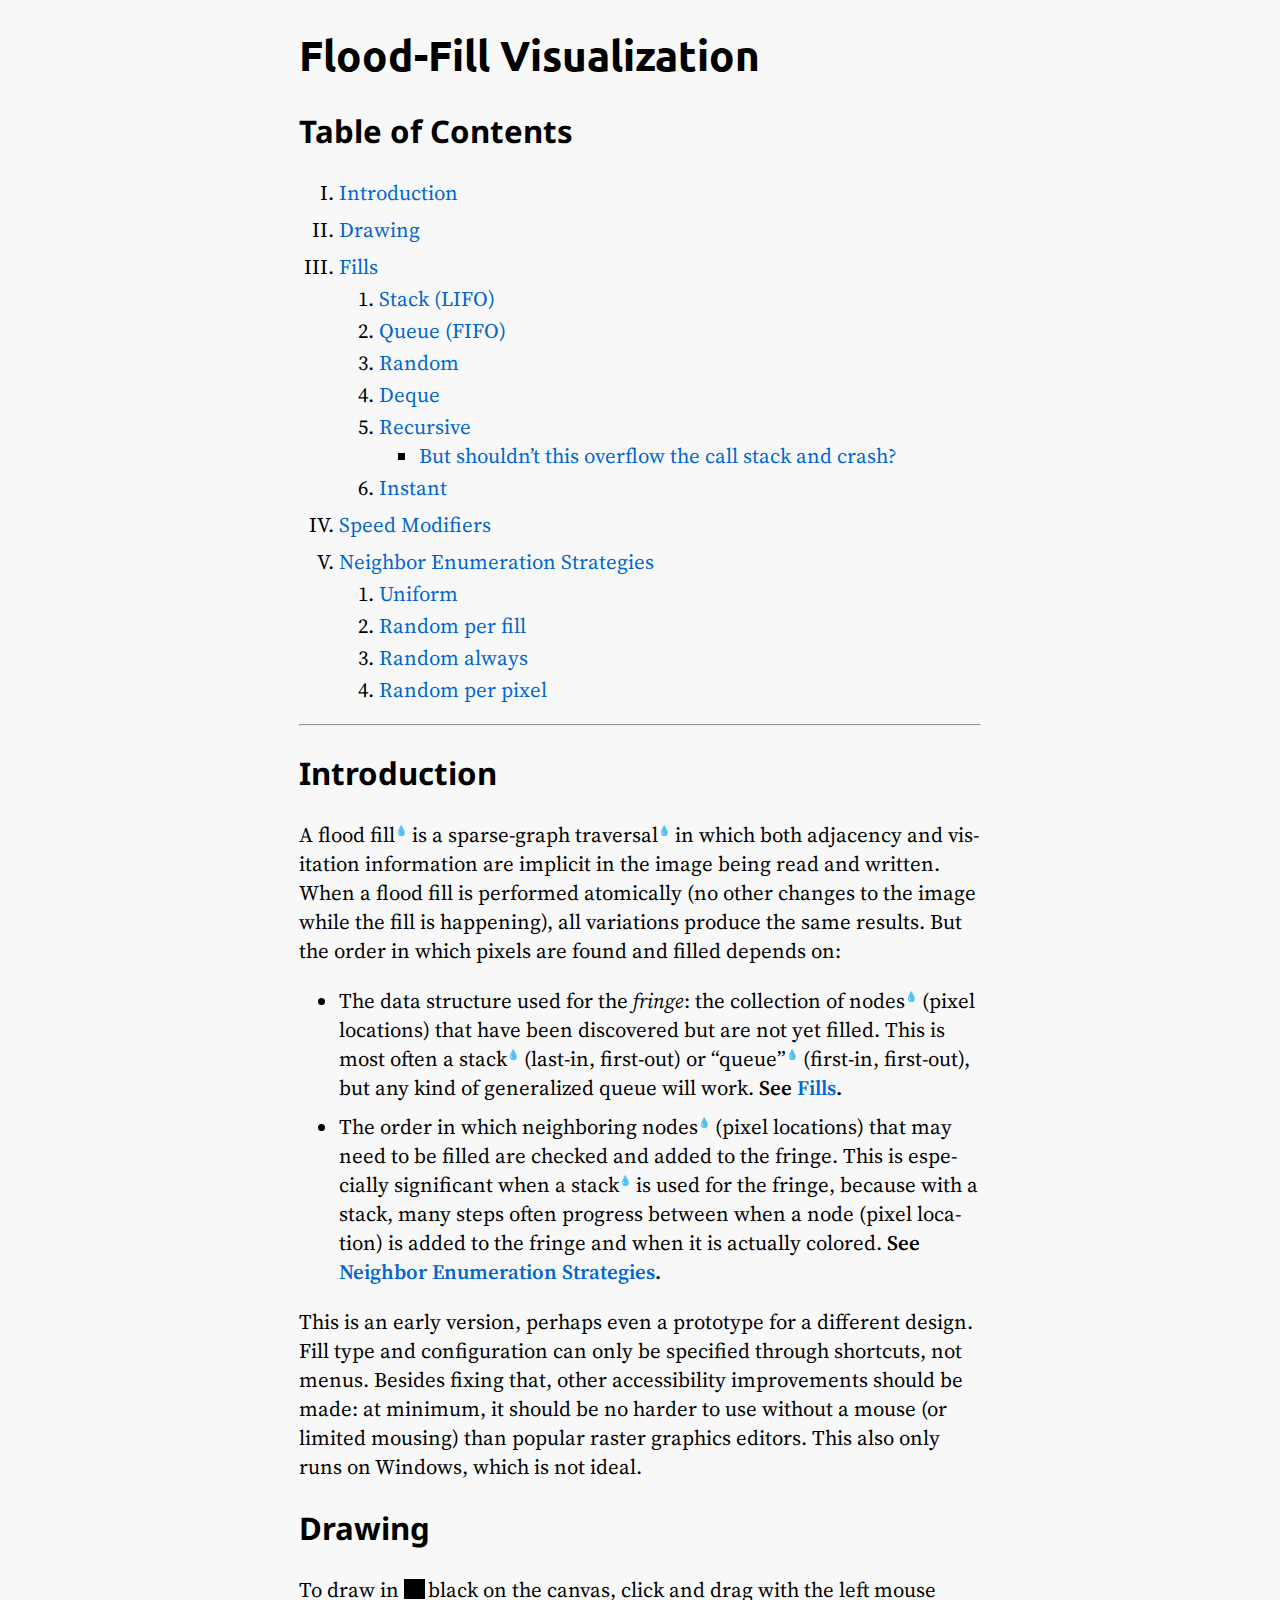
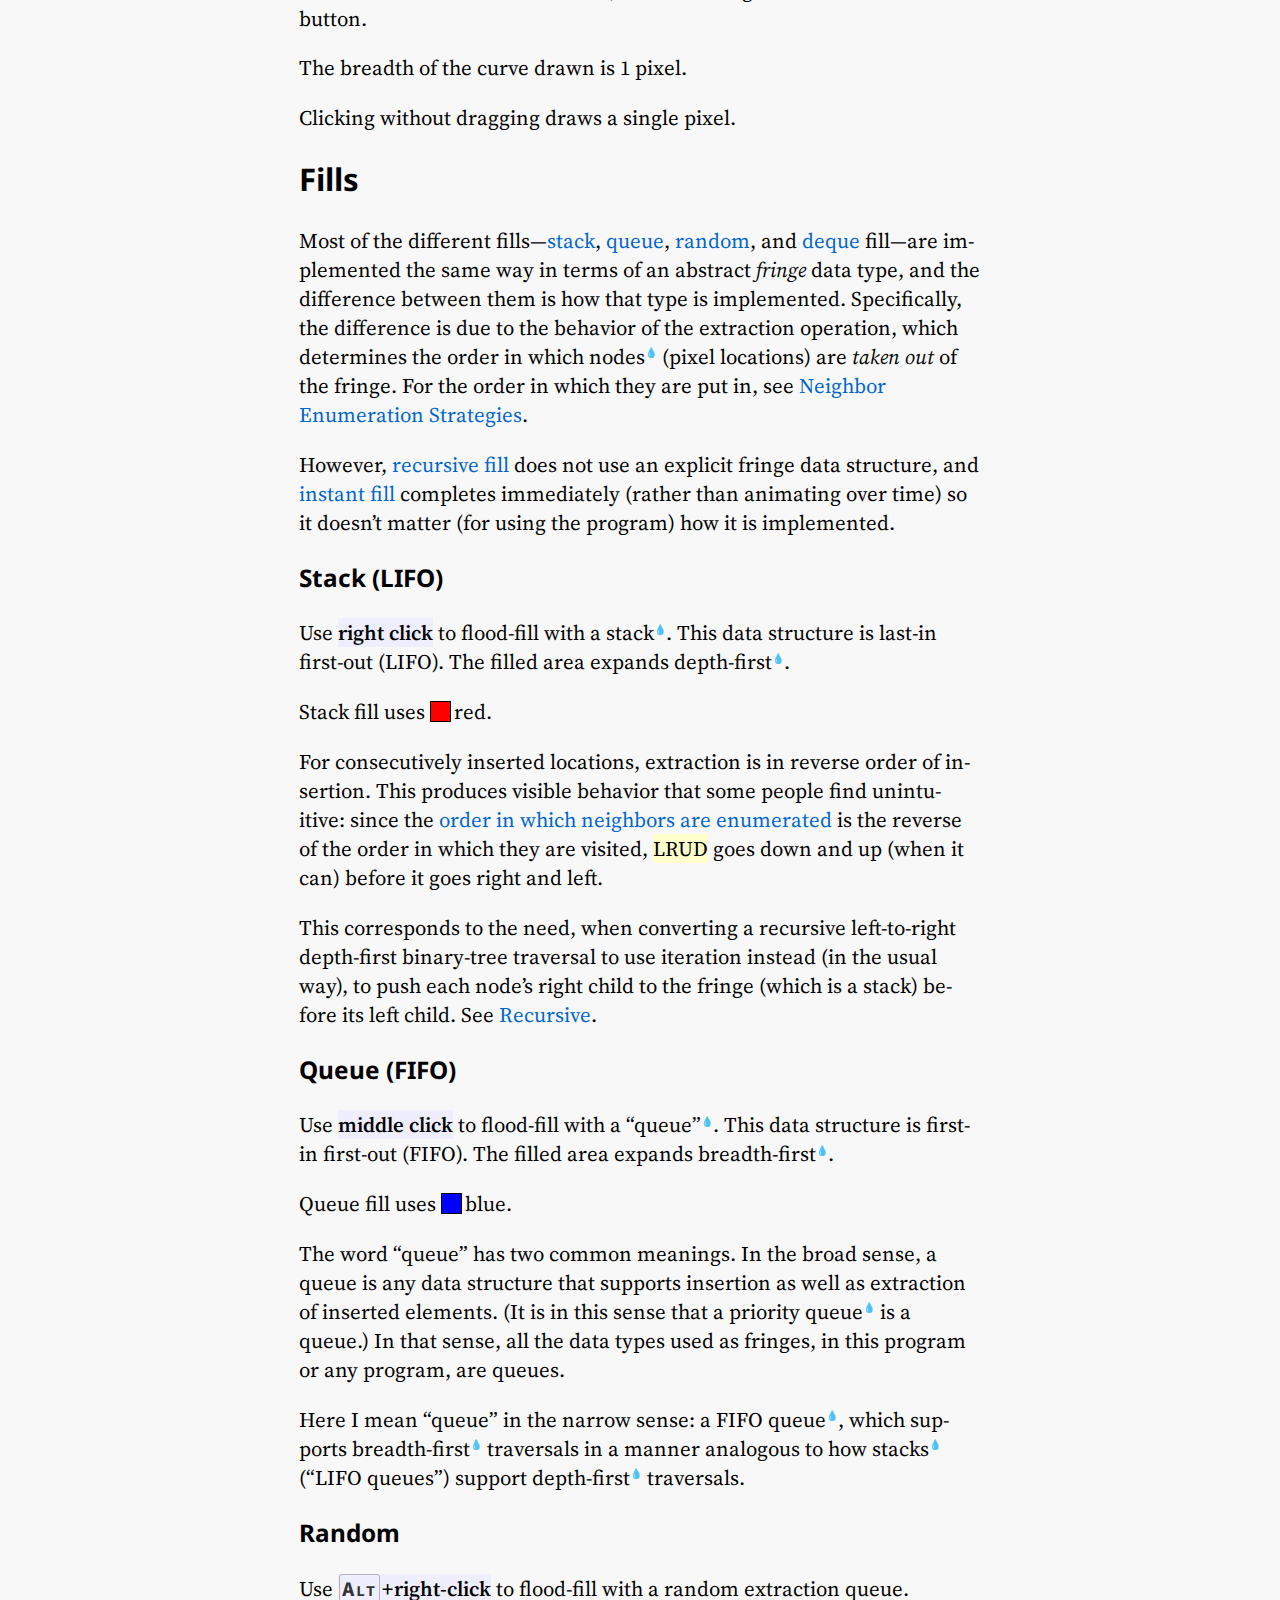
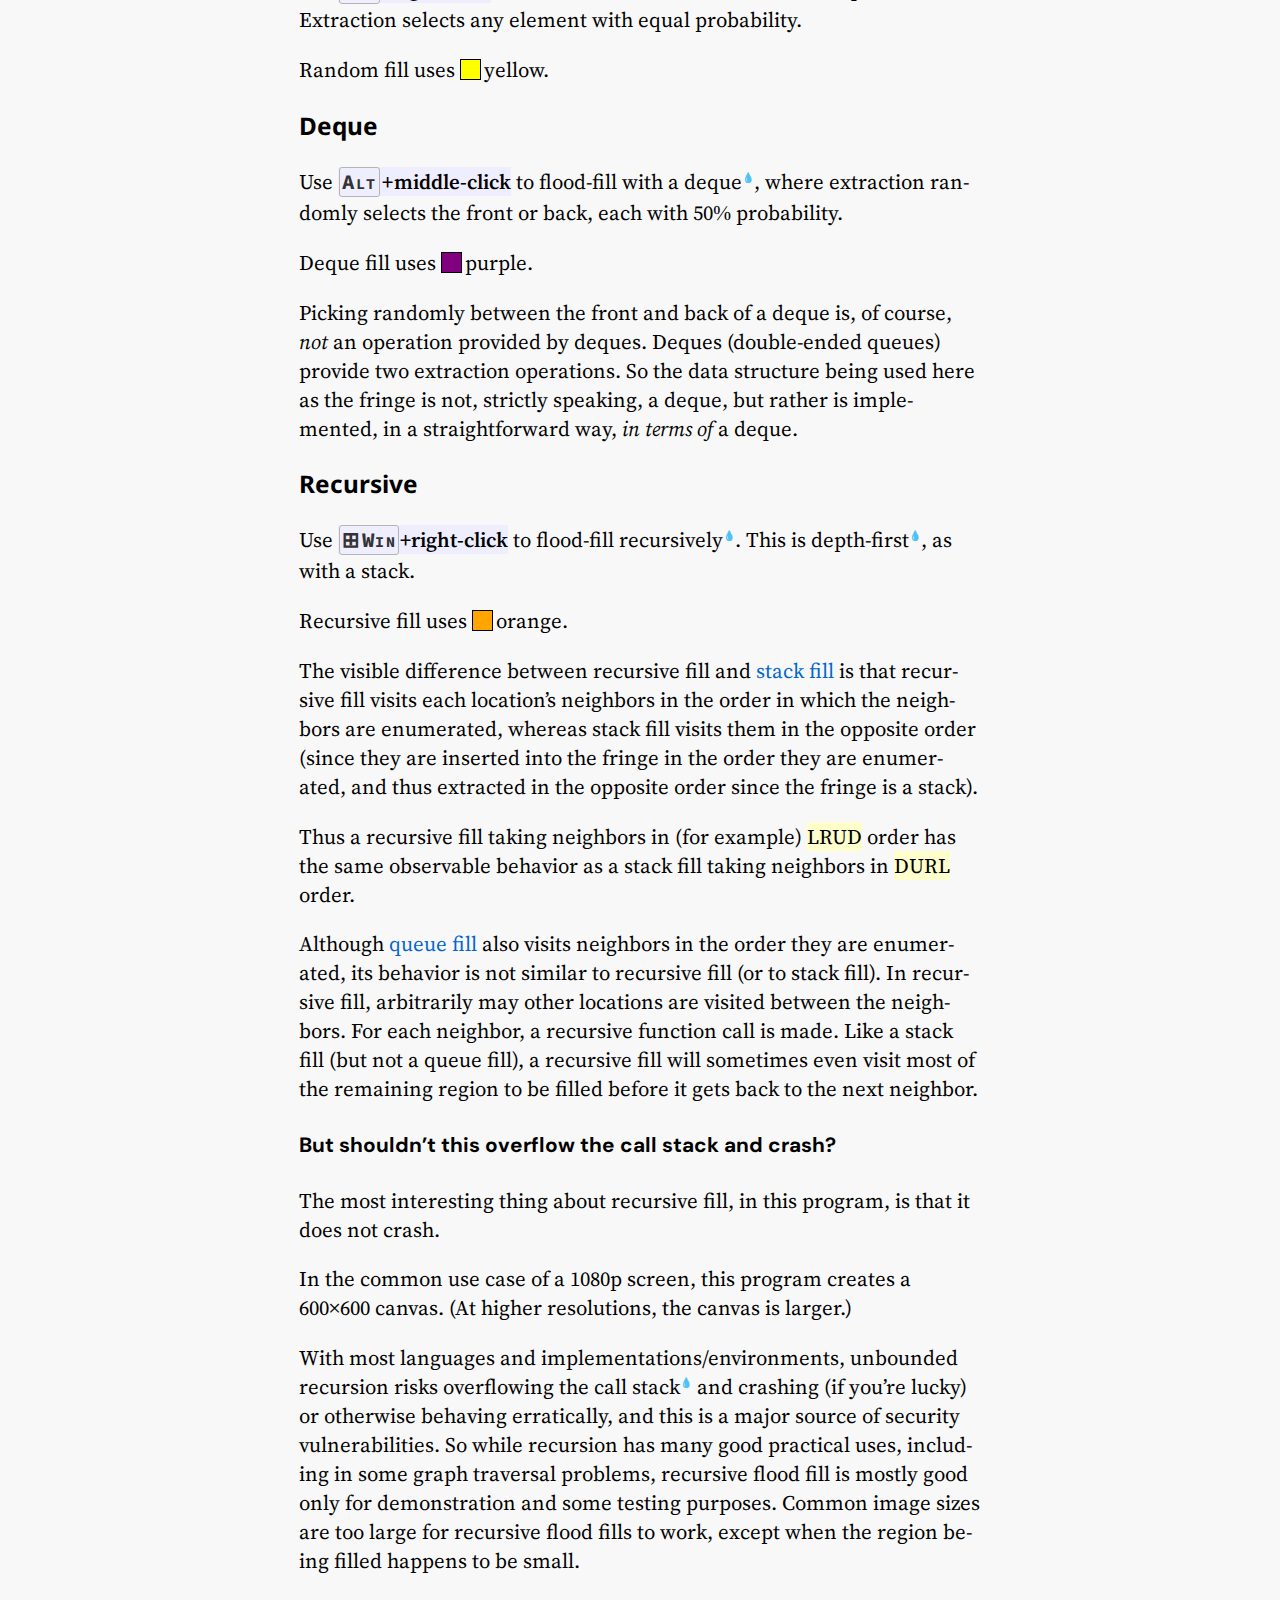
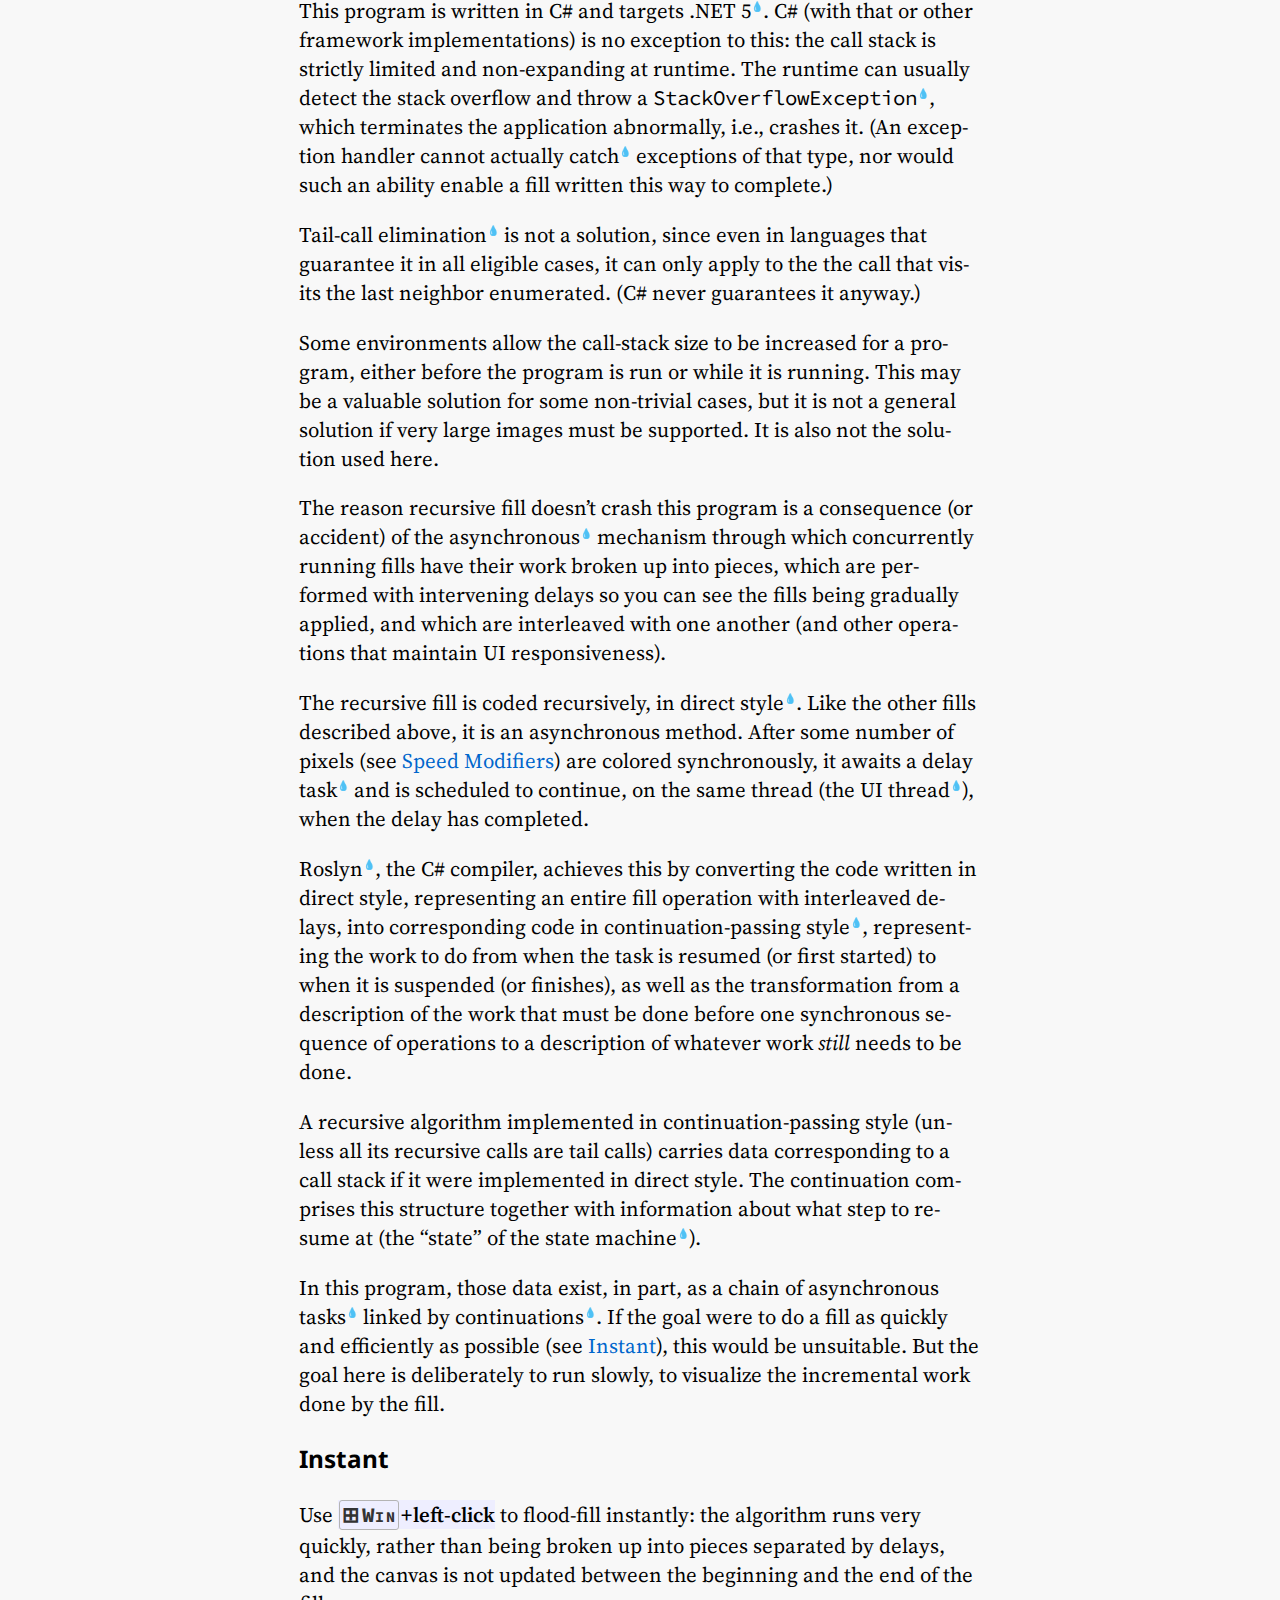
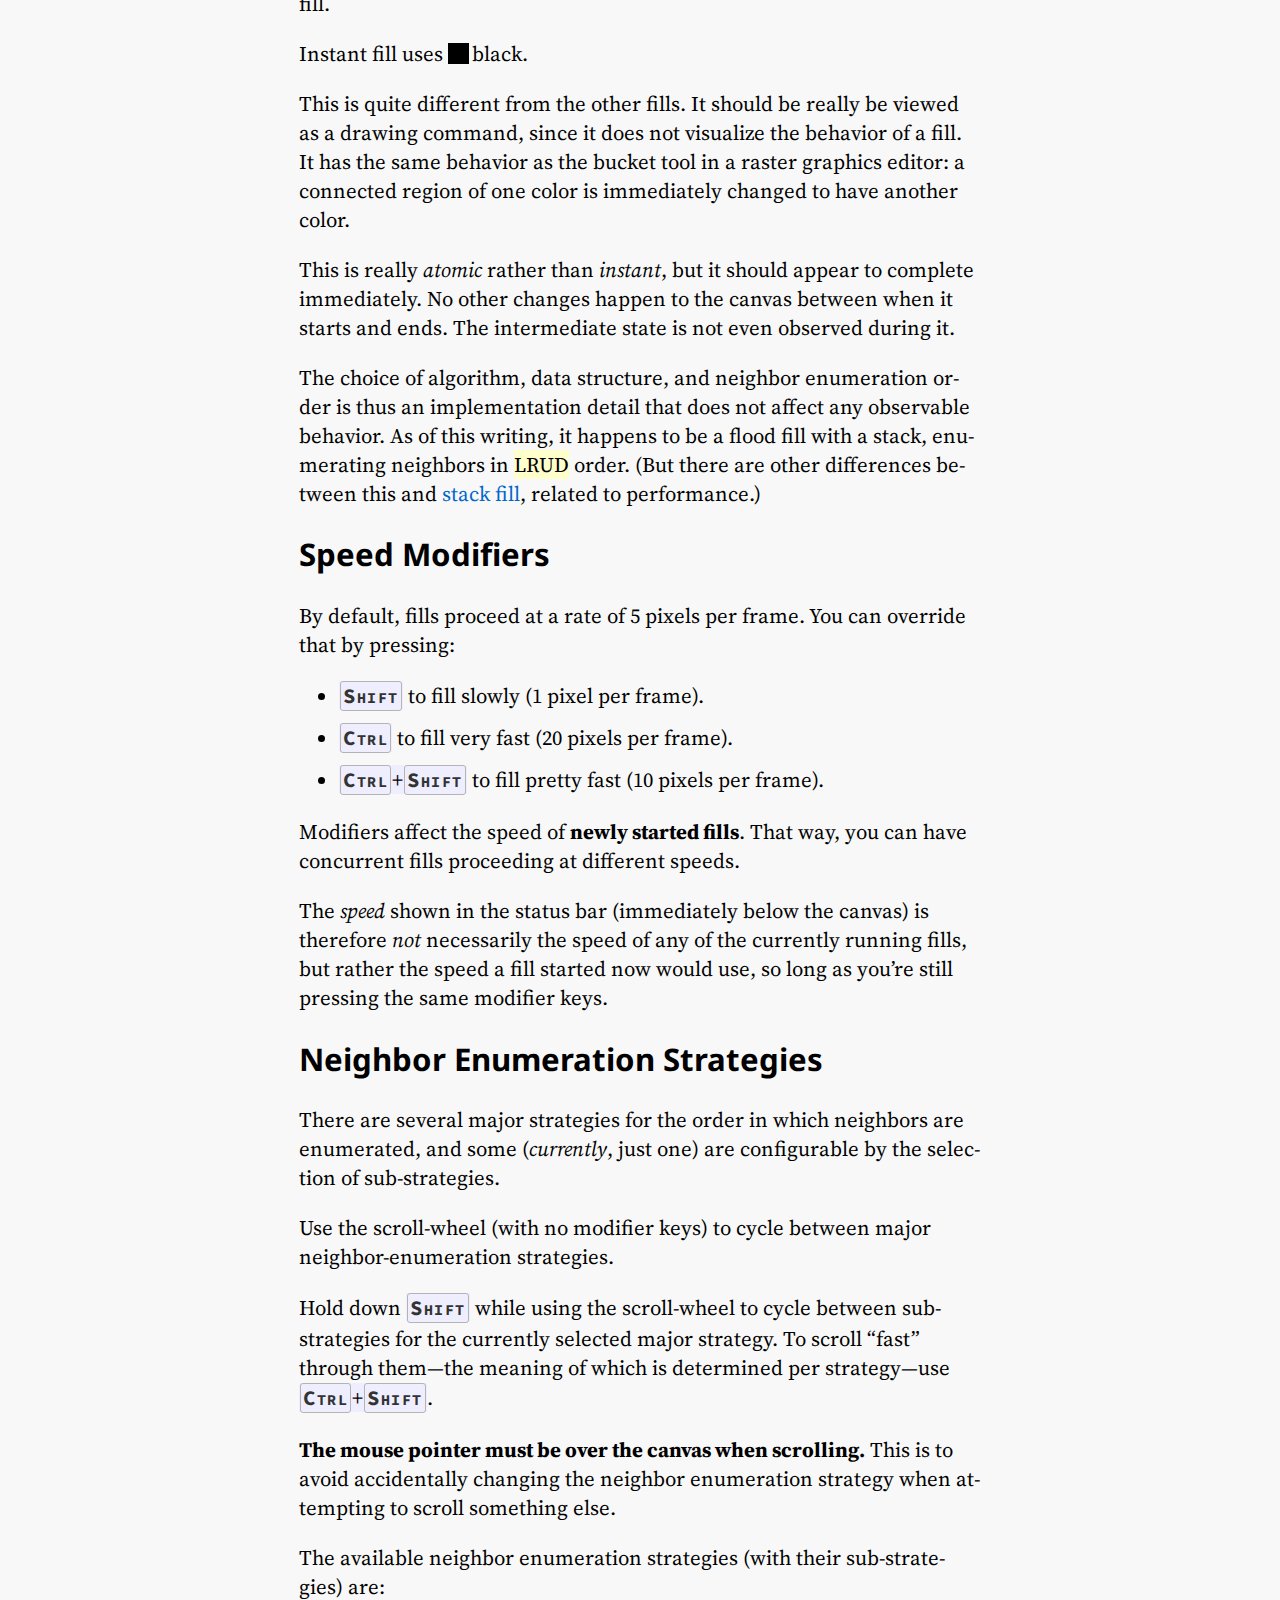
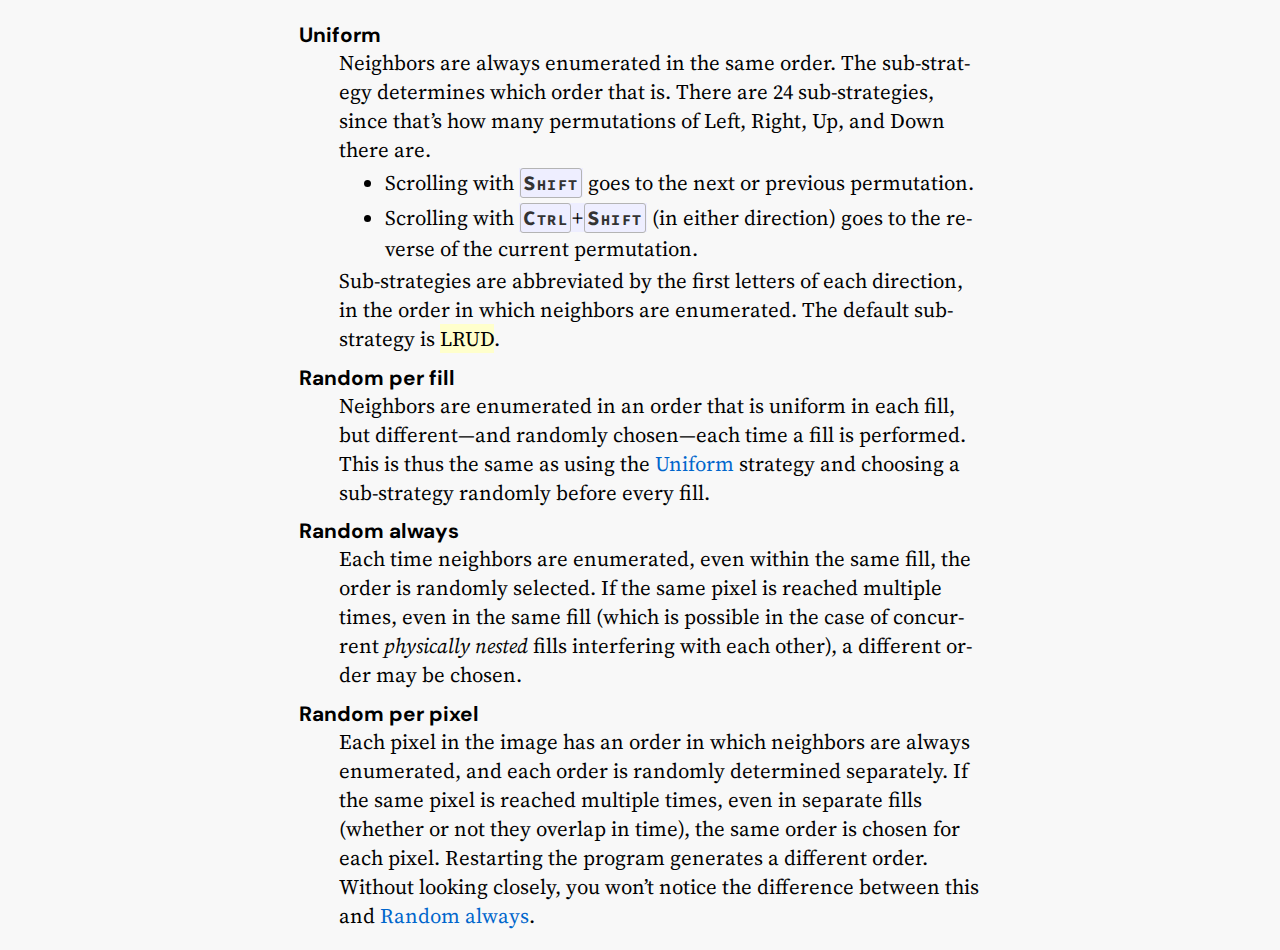
<file: help.html>
<!DOCTYPE html>

<html lang="en-US">
  <head>
    <meta charset="utf-8">
    <meta http-equiv="X-UA-Compatible" content="IE=edge">
    <title>Flood - Help</title>
    <link rel="preconnect" href="https://fonts.gstatic.com">
    <link rel="stylesheet" href="https://fonts.googleapis.com/css2?family=DM+Sans&family=Noto+Sans&family=Source+Serif+Pro:wght@400;600;700&family=Source+Code+Pro&family=Ubuntu&display=swap">
    <link rel="stylesheet" href="shared.css">
    <link rel="stylesheet" href="help.css">
  </head>
  <body>
    <h1>Flood-Fill Visualization</h1>
    <h2 id="toc">Table of Contents</h2>
    <ol type="I">
      <li class="toc-section">
        <a href="#introduction">Introduction</a>
      </li>
      <li class="toc-section">
        <a href="#drawing">Drawing</a>
      </li>
      <li class="toc-section">
        <a href="#fills">Fills</a>
        <ol type="1">
          <li class="toc-subsection">
            <a href="#stack">Stack (LIFO)</a>
          </li>
          <li class="toc-subsection">
            <a href="#queue">Queue (FIFO)</a>
          </li>
          <li class="toc-subsection">
            <a href="#random">Random</a>
          </li>
          <li class="toc-subsection">
            <a href="#deque">Deque</a>
          </li>
          <li class="toc-subsection">
            <a href="#recursive">Recursive</a>
            <ul>
              <li>
                <a href="#why-no-crash">
                  But shouldn&rsquo;t this overflow the call stack and crash?
                </a>
              </li>
            </ul>
          </li>
          <li class="toc-subsection">
            <a href="#instant">Instant</a>
          </li>
        </ol>
      </li>
      <li class="toc-section">
        <a href="#speed-modifiers">Speed Modifiers</a>
      </li>
      <li class="toc-section">
        <a href="#neighbor-enumeration-strategies">
          Neighbor Enumeration Strategies
        </a>
        <ol type="1">
          <li class="toc-subsection">
            <a href="#uniform">Uniform</a>
          </li>
          <li class="toc-subsection">
            <a href="#random-per-fill">Random per fill</a>
          </li>
          <li class="toc-subsection">
            <a href="#random-each-time">Random always</a>
          </li>
          <li class="toc-subsection">
            <a href="#random-per-pixel">Random per pixel</a>
          </li>
        </ol>
      </li>
    </ol>
    <hr>
    <h2 id="introduction">Introduction</h2>
    <p>
      A
      <a class="external" href="https://en.wikipedia.org/wiki/Flood_fill"
         title="Flood fill - Wikipedia">flood fill</a>
      is a sparse-graph
      <a class="external" href="https://en.wikipedia.org/wiki/Graph_traversal"
         title="Graph traversal - Wikipedia">traversal</a>
      in which both adjacency and visitation information are implicit in the
      image being read and written. When a flood fill is performed atomically
      (no other changes to the image while the fill is happening), all
      variations produce the same results. But the order in which pixels are
      found and filled depends on:
    </p>
    <ul>
      <li class="proselike">
        The data structure used for the <dfn>fringe</dfn>&#8202;: the
        collection of
        <a class="external"
           href="https://en.wikipedia.org/wiki/Vertex_(graph_theory)"
           title="Vertex (graph theory) - Wikipedia">nodes</a>
        (pixel locations) that have been discovered but are
        not yet filled. This is most often a
        <a class="external"
           href="https://en.wikipedia.org/wiki/Stack_(abstract_data_type)"
           title="Stack (abstract data type) - Wikipedia">stack</a>
        (last-in, first-out) or
        <a class="external"
           href="https://en.wikipedia.org/wiki/Queue_(abstract_data_type)"
           title="Queue (abstract data type) - Wikipedia">&ldquo;queue&rdquo;</a>
        (first-in, first-out), but any kind of generalized queue will work.
        <b>See <a href="#fills">Fills</a>.</b>
      </li>
      <li class="proselike">
        The order in which neighboring
        <a class="external"
           href="https://en.wikipedia.org/wiki/Vertex_(graph_theory)"
           title="Vertex (graph theory) - Wikipedia">nodes</a>
        (pixel locations) that may need to be filled are checked and added to
        the fringe. This is especially significant when a
        <a class="external"
           href="https://en.wikipedia.org/wiki/Stack_(abstract_data_type)"
           title="Stack (abstract data type) - Wikipedia">stack</a>
        is used for the fringe, because with a stack, many steps often progress
        between when a node (pixel location) is added to the fringe and when it
        is actually colored. <b>See
        <a href="#neighbor-enumeration-strategies">Neighbor Enumeration
        Strategies</a>.</b>
      </li>
    </ul>
    <p>
      This is an early version, perhaps even a prototype for a different
      design. Fill type and configuration can only be specified through
      shortcuts, not menus. Besides fixing that, other accessibility
      improvements should be made: at minimum, it should be no harder to use
      without a mouse (or limited mousing) than popular raster graphics
      editors. This also only runs on Windows, which is not ideal.
    </p>
    <h2 id="drawing">Drawing</h2>
    <p>
      To draw in <span class="box box-black"></span>&#8239;black on the canvas,
      click and drag with the left mouse button.
    </p>
    <p>
      The breadth of the curve drawn is 1 pixel.
    </p>
    <p>
      Clicking without dragging draws a single pixel.
    </p>
    <h2 id="fills">Fills</h2>
    <p>
      Most of the different fills&mdash;<a href="#stack">stack</a>,
      <a href="#queue">queue</a>, <a href="#random">random</a>, and
      <a href="#deque">deque</a> fill&mdash;are implemented the same way in
      terms of an abstract <em>fringe</em> data type, and the difference
      between them is how that type is implemented. Specifically, the
      difference is due to the behavior of the extraction operation, which
      determines the order in which
      <a class="external"
          href="https://en.wikipedia.org/wiki/Vertex_(graph_theory)"
          title="Vertex (graph theory) - Wikipedia">nodes</a>
      (pixel locations) are <em>taken out</em> of the fringe. For the order in
      which they are put in, see
      <a href="#neighbor-enumeration-strategies">Neighbor Enumeration
      Strategies</a>.
    </p>
    <p>
      However, <a href="#recursive">recursive fill</a> does not use an explicit
      fringe data structure, and <a href="#instant">instant fill</a> completes
      immediately (rather than animating over time) so it doesn&rsquo;t matter
      (for using the program) how it is implemented.
    </p>
    <h3 id="stack">Stack (LIFO)</h3>
    <p>
      Use <b class="command">right click</b> to flood-fill with a
      <a class="external"
          href="https://en.wikipedia.org/wiki/Stack_(abstract_data_type)"
          title="Stack (abstract data type) - Wikipedia">stack</a>.
      This data structure is last-in first-out (LIFO). The filled area expands
      <a class="external"
         href="https://en.wikipedia.org/wiki/Depth-first_search"
         title="Depth-first search - Wikipedia">depth-first</a>.
    </p>
    <p>
      Stack fill uses <span class="box box-red"></span>&#8239;red.
    </p>
    <p>
      For consecutively inserted locations, extraction is in reverse order of
      insertion. This produces visible behavior that some people find
      unintuitive: since the <a href="#neighbor-enumeration-strategies">order
      in which neighbors are enumerated</a> is the reverse of the order in
      which they are visited,
      <abbr title="&#129092; &#129094; &#129093; &#129095; (left, right, up, down)">LRUD</abbr>
      goes down and up (when it can) before it goes right and left.
    </p>
    <p>
      This corresponds to the need, when converting a recursive left-to-right
      depth-first binary-tree traversal to use iteration instead (in the usual
      way), to push each node&rsquo;s right child to the fringe (which is a
      stack) before its left child. See <a href="#recursive">Recursive</a>.
    </p>
    <h3 id="queue">Queue (FIFO)</h3>
    <p>
      Use <b class="command">middle click</b> to flood-fill with a
      <a class="external"
         href="https://en.wikipedia.org/wiki/Queue_(abstract_data_type)"
         title="Queue (abstract data type) - Wikipedia">&ldquo;queue&rdquo;</a>.
      This data structure is first-in first-out (FIFO). The filled area expands
      <a class="external wide"
         href="https://en.wikipedia.org/wiki/Breadth-first_search"
         title="Breadth-first search - Wikipedia">breadth-first</a>.
    </p>
    <p>
      Queue fill uses <span class="box box-blue"></span>&#8239;blue.
    </p>
    <p>
      The word &ldquo;queue&rdquo; has two common meanings. In the broad sense,
      a queue is any data structure that supports insertion as well as
      extraction of inserted elements. (It is in this sense that a
      <a class="external wide"
         href="https://en.wikipedia.org/wiki/Priority_queue"
         title="Priority queue - Wikipedia">priority queue</a>
      is a queue.) In that sense, all the data types used as fringes, in this
      program or any program, are queues.
    </p>
    <p>
      Here I mean &ldquo;queue&rdquo; in the narrow sense: a
      <a class="external"
         href="https://en.wikipedia.org/wiki/Queue_(abstract_data_type)"
         title="Queue (abstract data type) - Wikipedia">FIFO queue</a>,
      which supports
      <a class="external wide"
         href="https://en.wikipedia.org/wiki/Breadth-first_search"
         title="Breadth-first search - Wikipedia">breadth-first</a>
      traversals in a manner analogous to how
      <a class="external"
         href="https://en.wikipedia.org/wiki/Stack_(abstract_data_type)"
         title="Stack (abstract data type) - Wikipedia">stacks</a>
      (&ldquo;LIFO queues&rdquo;) support
      <a class="external"
         href="https://en.wikipedia.org/wiki/Depth-first_search"
         title="Depth-first search - Wikipedia">depth-first</a>
      traversals.
    </p>
    <h3 id="random">Random</h3>
    <p>
      Use <b class="command"><kbd>Alt</kbd>&hairsp;+&hairsp;right-click</b> to
      flood-fill with a random extraction queue. Extraction selects any element
      with equal probability.
    </p>
    <p>
      Random fill uses <span class="box box-yellow"></span>&#8239;yellow.
    </p>
    <h3 id="deque">Deque</h3>
    <p>
      Use <b class="command"><kbd>Alt</kbd>&hairsp;+&hairsp;middle-click</b> to
      flood-fill with a
      <a class="external"
         href="https://en.wikipedia.org/wiki/Double-ended_queue"
         title="Double-ended queue - Wikipedia">deque</a>,
      where extraction randomly selects the front or back, each with 50%
      probability.
    </p>
    <p>
      Deque fill uses <span class="box box-purple"></span>&#8239;purple.
    </p>
    <p>
      Picking randomly between the front and back of a deque is, of course,
      <em>not</em> an operation provided by deques. Deques (double-ended
      queues) provide two extraction operations. So the data structure being
      used here as the fringe is not, strictly speaking, a deque, but rather is
      implemented, in a straightforward way, <em>in terms of</em> a deque.
    </p>
    <h3 id="recursive">Recursive</h3>
    <p>
      Use <b class="command"><kbd>&#8862;Win</kbd>+right-click</b> to
      flood-fill
      <a class="external"
         href="https://en.wikipedia.org/wiki/Recursion_(computer_science)"
         title="Recursion (computer science) - Wikipedia">recursively</a>.
      This is
      <a class="external"
         href="https://en.wikipedia.org/wiki/Depth-first_search"
         title="Depth-first search - Wikipedia">depth-first</a>,
      as with a stack.
    </p>
    <p>
      Recursive fill uses <span class="box box-orange"></span>&#8239;orange.
    </p>
    <p>
      The visible difference between recursive fill and
      <a href="#stack">stack fill</a> is that recursive fill visits each
      location&rsquo;s neighbors in the order in which the neighbors are
      enumerated, whereas stack fill visits them in the opposite order (since
      they are inserted into the fringe in the order they are enumerated, and
      thus extracted in the opposite order since the fringe is a stack).
    </p>
    <p>
      Thus a recursive fill taking neighbors in (for example)
      <abbr title="&#129092; &#129094; &#129093; &#129095; (left, right, up, down)">LRUD</abbr>
      order has the same observable behavior as a stack fill taking neighbors
      in
      <abbr title="&#129095; &#129093; &#129094; &#129092; (down, up, right, left)">DURL</abbr>
      order.
    </p>
    <p>
      Although <a href="#queue">queue fill</a> also visits neighbors in the
      order they are enumerated, its behavior is not similar to recursive fill
      (or to stack fill). In recursive fill, arbitrarily may other locations
      are visited between the neighbors. For each neighbor, a recursive
      function call is made. Like a stack fill (but not a queue fill), a
      recursive fill will sometimes even visit most of the remaining region to
      be filled before it gets back to the next neighbor.
    </p>
    <h4 id="why-no-crash">
      But shouldn&rsquo;t this overflow the call stack and crash?
    </h4>
    <p>
      The most interesting thing about recursive fill, in this program, is that
      it does not crash.
    </p>
    <p>
      In the common use case of a 1080p screen, this program creates a
      600&times;600 canvas. (At higher resolutions, the canvas is larger.)
    </p>
    <p>
      With most languages and implementations/environments, unbounded recursion
      risks overflowing the
      <a class="external" href="https://en.wikipedia.org/wiki/Call_stack"
         title="Call stack - Wikipedia">call stack</a>
      and crashing (if you&rsquo;re lucky) or otherwise behaving erratically,
      and this is a major source of security vulnerabilities. So while
      recursion has many good practical uses, including in some graph traversal
      problems, recursive flood fill is mostly good only for demonstration and
      some testing purposes. Common image sizes are too large for recursive
      flood fills to work, except when the region being filled happens to be
      small.
    </p>
    <p>
      This program is written in C# and targets
      <a class="external"
         href="https://en.wikipedia.org/w/index.php?title=.NET_5"
         title=".NET Core - Wikipedia
[redirect from &ldquo;.NET 5&rdquo;]">.NET 5</a>.
      C# (with that or other
      framework implementations) is no exception to this: the call stack is
      strictly limited and non-expanding at runtime. The runtime can usually
      detect the stack overflow and throw a
      <a class="external"
         href="https://docs.microsoft.com/en-us/dotnet/api/system.stackoverflowexception?view=net-5.0"
         title="StackOverflowException Class (System) | Microsoft Docs"><code>StackOverflowException</code></a>,
      which terminates the application
      abnormally, i.e., crashes it. (An exception handler
      <a class="external wide"
         href="https://docs.microsoft.com/en-us/dotnet/api/system.stackoverflowexception?view=net-5.0#remarks"
         title="StackOverflowException Class (System) | Microsoft Docs #Remarks">cannot actually catch</a>
      exceptions of that type, nor would such an ability enable a fill written
      this way to complete.)
    </p>
    <p>
      <a class="external wide"
         href="https://en.wikipedia.org/w/index.php?title=Tail-call_elimination"
         title="Tail call - Wikipedia
[redirect from &ldquo;Tail-call elimination&rdquo;]">Tail-call elimination</a>
      is not a solution, since even in languages that
      guarantee it in all eligible cases, it can only apply to the the call
      that visits the last neighbor enumerated. (C# never guarantees it
      anyway.)
    </p>
    <p>
      Some environments allow the call-stack size to be increased for a
      program, either before the program is run or while it is running. This
      may be a valuable solution for some non-trivial cases, but it is not a
      general solution if very large images must be supported. It is also not
      the solution used here.
    </p>
    <p>
      The reason recursive fill doesn&rsquo;t crash this program is a
      consequence (or accident) of the
      <a class="external"
         href="https://docs.microsoft.com/en-us/dotnet/csharp/programming-guide/concepts/async/"
         title="Asynchronous programming in C# | Microsoft Docs">asynchronous</a>
      mechanism through which
      concurrently running fills have their work broken up into pieces, which
      are performed with intervening delays so you can see the fills being
      gradually applied, and which are interleaved with one another (and other
      operations that maintain UI responsiveness).
    </p>
    <p>
      The recursive fill is coded recursively, in
      <a class="external wide"
         href="https://en.wikipedia.org/wiki/Direct_style"
         title="Continuation-passing style - Wikipedia
[redirect from &ldquo;Direct style&rdquo;]">direct style</a>.
      Like the other fills described above, it is an asynchronous method. After
      some number of pixels (see
      <a href="#speed-modifiers">Speed Modifiers</a>) are colored
      synchronously, it awaits a
      <a class="external wide"
         href="https://docs.microsoft.com/en-us/dotnet/api/system.threading.tasks.task.delay?view=net-5.0"
         title="Task.Delay Method (System.Threading.Tasks) | Microsoft Docs">delay task</a>
      and is scheduled to continue, on the same thread (the
      <a class="external wide"
         href="https://devblogs.microsoft.com/pfxteam/await-and-ui-and-deadlocks-oh-my/"
         title="Await, and UI, and deadlocks! Oh my! | .NET Parallel Programming">UI thread</a>),
      when the delay has completed.
    </p>
    <p>
      <a class="external"
         href="https://en.wikipedia.org/wiki/Roslyn_(compiler)"
         title="Roslyn (compiler) - Wikipedia">Roslyn</a>,
      the C# compiler, achieves this by converting the code written in direct
      style, representing an entire fill operation with interleaved delays,
      into corresponding code in
      <a class="external wide"
         href="https://en.wikipedia.org/wiki/Continuation-passing_style"
         title="Continuation-passing style - Wikipedia">continuation-passing style</a>,
      representing the work to do from when the task is resumed (or first
      started) to when it is suspended (or finishes), as well as the
      transformation from a description of the work that must be done before
      one synchronous sequence of operations to a description of whatever work
      <em>still</em> needs to be done.
    </p>
    <p>
      A recursive algorithm implemented in continuation-passing style (unless
      all its recursive calls are tail calls) carries data corresponding to a
      call stack if it were implemented in direct style. The continuation
      comprises this structure together with information about what step to
      resume at (the &ldquo;state&rdquo; of the
      <a class="external wide"
         href="https://en.wikipedia.org/wiki/Finite-state_machine"
         title="Finite-state machine - Wikipedia">state machine</a>).
    </p>
    <p>
      In this program, those data exist, in part, as a chain of
      <a class="external wide"
         href="https://docs.microsoft.com/en-us/dotnet/standard/asynchronous-programming-patterns/task-based-asynchronous-pattern-tap"
         title="Task-based Asynchronous Pattern (TAP) | Microsoft Docs">asynchronous tasks</a>
      linked by
      <a class="external"
         href="https://en.wikipedia.org/wiki/Continuation#Programming_language_support"
         title="Continuation - Wikipedia #Programming language support">continuations</a>.
      If the goal were to do a fill as quickly and efficiently as possible (see
      <a href="#instant">Instant</a>), this would be unsuitable. But the goal
      here is deliberately to run slowly, to visualize the incremental work
      done by the fill.
    </p>
    <h3 id="instant">Instant</h3>
    <p>
      Use
      <b class="command"><kbd>&#8862;Win</kbd>&hairsp;+&hairsp;left-click</b>
      to flood-fill instantly: the algorithm runs very quickly, rather than
      being broken up into pieces separated by delays, and the canvas is not
      updated between the beginning and the end of the fill.
    </p>
    <p>
      Instant fill uses <span class="box box-black"></span>&#8239;black.
    </p>
    <p>
      This is quite different from the other fills. It should be really be
      viewed as a drawing command, since it does not visualize the behavior of
      a fill. It has the same behavior as the bucket tool in a raster graphics
      editor: a connected region of one color is immediately changed to have
      another color.
    </p>
    <p>
      This is really <em>atomic</em> rather than <em>instant</em>, but it
      should appear to complete immediately. No other changes happen to the
      canvas between when it starts and ends. The intermediate state is not
      even observed during it.
    </p>
    <p>
      The choice of algorithm, data structure, and neighbor enumeration order
      is thus an implementation detail that does not affect any observable
      behavior. As of this writing, it happens to be a flood fill with a stack,
      enumerating neighbors in
      <abbr title="&#129092; &#129094; &#129093; &#129095; (left, right, up, down)">LRUD</abbr>
      order. (But there are other differences between this and
      <a href="#stack">stack fill</a>, related to performance.)
    </p>
    <h2 id="speed-modifiers">Speed Modifiers</h2>
    <p>
      By default, fills proceed at a rate of 5 pixels per frame. You can
      override that by pressing:
    </p>
    <ul>
      <li class="proselike">
        <span class="command"><kbd>Shift</kbd></span> to fill slowly (1 pixel
        per frame).
      </li>
      <li class="proselike">
        <span class="command"><kbd>Ctrl</kbd></span> to fill very fast (20
        pixels per frame).
      </li>
      <li class="proselike">
        <span class="command"><kbd>Ctrl</kbd>+<kbd>Shift</kbd></span> to fill
        pretty fast (10 pixels per frame).
      </li>
    </ul>
    <p>
      Modifiers affect the speed of <strong>newly started fills</strong>. That
      way, you can have concurrent fills proceeding at different speeds.
    </p>
    <p>
      The <em>speed</em> shown in the status bar (immediately below the canvas)
      is therefore <em>not</em> necessarily the speed of any of the currently
      running fills, but rather the speed a fill started now would use, so long
      as you&rsquo;re still pressing the same modifier keys.
    </p>
    <h2 id="neighbor-enumeration-strategies">
      Neighbor Enumeration Strategies
    </h2>
    <p>
      There are several major strategies for the order in which neighbors are
      enumerated, and some (<em>currently</em>, just one) are configurable by
      the selection of sub-strategies.
    </p>
    <p>
      Use the scroll-wheel (with no modifier keys) to cycle between major
      neighbor-enumeration strategies.
    </p>
    <p>
      Hold down <span class="command"><kbd>Shift</kbd></span> while using the scroll-wheel to cycle between
      sub-strategies for the currently selected major strategy. To scroll
      &ldquo;fast&rdquo; through them&mdash;the meaning of which is determined
      per strategy&mdash;use
      <span class="command"><kbd>Ctrl</kbd>+<kbd>Shift</kbd></span>.
    </p>
    <p>
      <strong>The mouse pointer must be over the canvas when
      scrolling.</strong> This is to avoid accidentally changing the neighbor
      enumeration strategy when attempting to scroll something else.
    </p>
    <p>
      The available neighbor enumeration strategies (with their sub-strategies)
      are:
    </p>
    <dl>
      <dt id="uniform">Uniform</dt>
      <dd>
        Neighbors are always enumerated in the same order. The sub-strategy
        determines which order that is. There are 24 sub-strategies, since
        that&rsquo;s how many permutations of Left, Right, Up, and Down there
        are.
        <ul>
        <li>
          Scrolling with <span class="command"><kbd>Shift</kbd></span> goes to
          the next or previous permutation.
        </li>
        <li>
          Scrolling with
          <span class="command"><kbd>Ctrl</kbd>+<kbd>Shift</kbd></span> (in
          either direction) goes to the reverse of the current permutation.
        </li>
        </ul>
        Sub-strategies are abbreviated by the first letters of each
        direction, in the order in which neighbors are enumerated. The default
        sub-strategy is
        <abbr title="&#129092; &#129094; &#129093; &#129095; (left, right, up, down)">LRUD</abbr>.
      </dd>
      <dt id="random-per-fill">Random per fill</dt>
      <dd>
        Neighbors are enumerated in an order that is uniform in each fill, but
        different&mdash;and randomly chosen&mdash;each time a fill is
        performed. This is thus the same as using the
        <a href="#uniform">Uniform</a> strategy and choosing a sub-strategy
        randomly before every fill.
      </dd>
      <dt id="random-each-time">Random always</dt>
      <dd>
        Each time neighbors are enumerated, even within the same fill, the
        order is randomly selected. If the same pixel is reached multiple
        times, even in the same fill (which is possible in the case of
        concurrent <em>physically nested</em> fills interfering with each
        other), a different order may be chosen.
      </dd>
      <dt id="random-per-pixel">Random per pixel</dt>
      <dd>
        Each pixel in the image has an order in which neighbors are always
        enumerated, and each order is randomly determined separately. If the
        same pixel is reached multiple times, even in separate fills (whether
        or not they overlap in time), the same order is chosen for each pixel.
        Restarting the program generates a different order. Without looking
        closely, you won&rsquo;t notice the difference between this and
        <a href="#random-each-time">Random always</a>.
      </dd>
    </dl>
  </body>
</html>
</file>
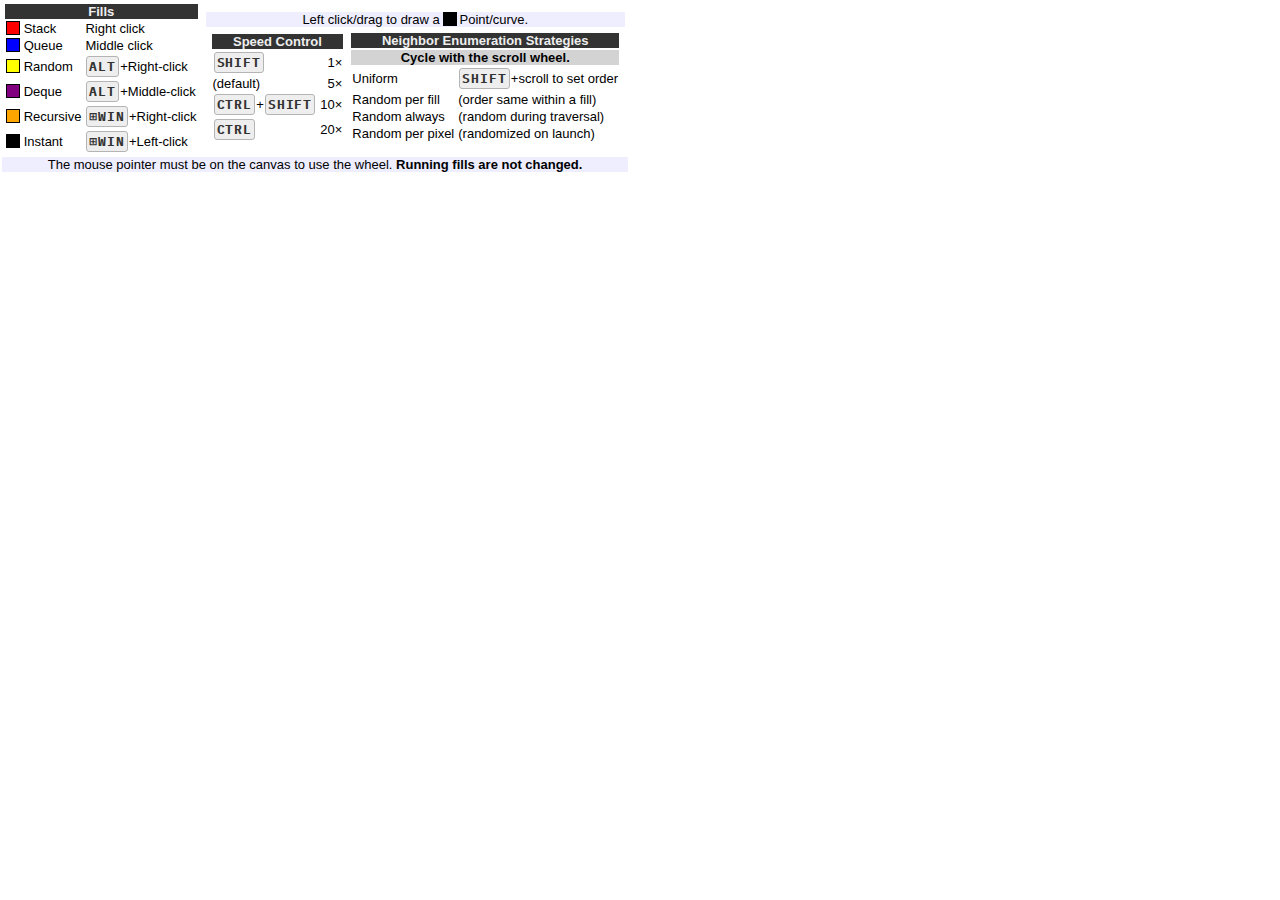
<file: tips.html>
<!DOCTYPE html>
<html lang="en">
  <head>
    <meta charset="utf-8">
    <meta http-equiv="X-UA-Compatible" content="IE=edge">
    <title>Flood - Tips</title>
    <link rel="preconnect" href="https://fonts.gstatic.com">
    <link rel="stylesheet" href="https://fonts.googleapis.com/css2?family=IBM+Plex+Mono&family=Source+Code+Pro&display=swap">
    <link rel="stylesheet" href="https://fonts.cdnfonts.com/css/nimbus-sans-l">
    <link rel="stylesheet" href="shared.css">
    <link rel="stylesheet" href="tips.css">
  </head>
  <body>
    <table class="cheat-sheet">
      <tbody>
        <tr>
          <td>
            <table>
              <thead>
                <tr title="Draw on the canvas or fill a region.
Different fills use different data structures for the fringe, which affects the order pixel locations are TAKEN OUT OF the fringe.">
                  <th colspan="3">Fills</th>
                </tr>
              </thead>
              <tbody>
                <tr title="Use a stack/LIFO (last-in first-out) for the fringe.">
                  <td><div class="box box-red" title="red"></div></td>
                  <td>Stack</td>
                  <td>Right click</td>
                </tr>
                <tr title="Use a queue/FIFO (first-in first-out) for the fringe.">
                  <td><div class="box box-blue" title="blue"></div></td>
                  <td>Queue</td>
                  <td>Middle click</td>
                </tr>
                <tr title="Use a fringe where extraction is by random selection.">
                  <td><div class="box box-yellow" title="yellow"></div></td>
                  <td>Random</td>
                  <td><kbd>Alt</kbd>+Right-click</td>
                </tr>
                <tr title="Use a deque for the fringe, extracting from either end with equal probability.">
                  <td><div class="box box-purple" title="purple"></div></td>
                  <td>Deque</td>
                  <td><kbd>Alt</kbd>+Middle-click</td>
                </tr>
                <tr title="Recursive depth-first fill (similar to stack fill).">
                  <td><div class="box box-orange" title="orange"></div></td>
                  <td>Recursive</td>
                  <td><kbd>&#8862;Win</kbd>+Right-click</td>
                </tr>
                <tr title="Non-animated fill, performed all at once.">
                  <td><div class="box box-black" title="black"></div></td>
                  <td>Instant</td>
                  <td><kbd>&#8862;Win</kbd>+Left-click</td>
                </tr>
              </tbody>
            </table>
          </td>
          <td>
            <table>
              <tr>
                <td class="standalone">
                  Left click/drag to draw a
                  <span class="box box-black" title="black">
                  </span>&#8239;Point/curve.
                </td>
              </tr>
              <tr>
                <td>
                  <table>
                    <tr>
                      <td>
                        <table>
                          <thead>
                            <tr title="The speed of a fill is determined by how many pixels are drawn before the canvas is updated. (Each running fill updates the canvas in roughly equal intervals.)">
                              <th colspan="2">Speed Control</th>
                            </tr>
                          </thead>
                          <tbody>
                            <tr title="Update the canvas for each pixel.">
                              <td><kbd>Shift</kbd></td>
                              <td class="number-cell">1&times;</td>
                            </tr>
                            <tr title="Update the canvas after every 5 pixels.">
                              <td>(default)</td>
                              <td class="number-cell">5&times;</td>
                            </tr>
                            <tr title="Update the canvas after every 10 pixels.">
                              <td><kbd>Ctrl</kbd>+<kbd>Shift</kbd></td>
                              <td class="number-cell">10&times;</td>
                            </tr>
                            <tr title="Update the canvas after every 20 pixels.">
                              <td><kbd>Ctrl</kbd></td>
                              <td class="number-cell">20&times;</td>
                            </tr>
                          </tbody>
                        </table>
                      </td>
                      <td>
                        <table>
                          <thead>
                            <tr title="The order neighbors are enumerated in, or the algorithm for picking an order dynamically. This is the order pixel locations are PUT INTO the fringe.">
                              <th colspan="2">Neighbor Enumeration Strategies</th>
                            </tr>
                            <tr class="subheading" title="Scroll down with the mouse wheel to pick the next strategy, or up to pick the previous strategy. To change sub-strategy instead, hold Shift while scrolling. Currently, only the Uniform strategy has sub-strategies.">
                              <th colspan="2">Cycle with the scroll wheel.</th>
                            </tr>
                          </thead>
                          <tbody>
                            <tr>
                              <td title="Add neighbors to the fringe in a specific, fixed order.">
                                Uniform
                              </td>
                              <td title="Choose between the 24 orders:
LRUD, LRDU, LURD, etc.

Shift+WheelDown &mdash; next permutation
Shift+WheelUp &mdash; previous permutation
Ctrl+Shift+WheelDown &mdash; reverse permutation
Ctrl+Shift+WheelUp &mdash; reverse permutation

(Ctrl+Shift+WheelDown / Ctrl+Shift+WheelUp
behave the same.)">
                                <kbd>Shift</kbd>+scroll to set order
                              </td>
                            </tr>
                            <tr title="In a fill, add neighbors to the fringe in the same order.
But choose this order randomly at the start of each fill.">
                              <td>Random per fill</td>
                              <td>(order same within a fill)</td>
                            </tr>
                            <tr title="Add neighbors to the fringe in random order.
Pick an order each time neighbors are added.">
                              <td>Random always</td>
                              <td>(random during traversal)</td>
                            </tr>
                            <tr title="Each pixel has a predetermined order of it neighbors, randomly chosen when the program starts and used in all fills. (This looks very similar to &quot;Random always&quot;.)">
                              <td>Random per pixel</td>
                              <td>(randomized on launch)</td>
                            </tr>
                          </tbody>
                        </table>
                      </td>
                    </tr>
                  </table>
                </td>
              </tr>
            </table>
          </td>
        </tr>
      </tbody>
      <tfoot>
        <tr>
          <td class="standalone" colspan="2">
            The mouse pointer must be on the canvas to use the wheel.
            <strong>Running fills are not changed.</strong>
          </td>
        </tr>
      </tfoot>
    </table>
  </body>
</html>
</file>
<file: shared.css>
/* Based on https://developer.mozilla.org/en-US/docs/Web/HTML/Element/kbd
 * but simplified and also modified so elements take up a little less space.
 */
kbd {
  background-color: #eeeeee;
  border: 1px solid #b4b4b4;
  border-radius: 3px;
  color: #333;
  display: inline-block;
  font-family: 'Consolas', 'Source Code Pro', monospace;
  font-variant: small-caps;
  font-weight: 700;
  letter-spacing: 0.07em;
  margin: 1px;
  padding: 1px 2px;
}

kbd:hover {
  background-color: #e2e2e2;
}

.box {
  border: 1px solid black;
  display: inline-block;
  height: .9em;
  vertical-align: -10%;
  width: .9em;
}

.box-black {
  background-color: black;
}

.box-red {
  background-color: red;
}

.box-blue {
  background-color: blue;
}

.box-yellow {
  background-color: yellow;
}

.box-purple {
  background-color: purple;
}

.box-orange {
  background-color: orange;
}
</file>
<file: help.css>
body {
  background-color: #f8f8f8;
  font-size: 1.3em;
  margin: 0 auto;
  max-width: 32.75em;
  padding: 0 5px;
  text-rendering: optimizeLegibility;
}

h1 {
  font-family: 'Ubuntu', sans-serif;
}

h2, h3 {
  font-family: 'Noto Sans', sans-serif;
}

h4, dt {
  font-family: 'DM Sans', sans-serif;
  font-feature-settings: 'liga' off;
}

dt {
  font-weight: bold;
  margin-top: .5em;
}

p, li, dd {
  font-family: 'Source Serif Pro', serif;
  font-feature-settings: 'liga' on;
  hyphens: auto;
  -ms-hyphenate-limit-chars: 7 2 2;
  -ms-hyphens: auto;
}

dd>ul, dd>ol, dd>ul>li, dd>ol>li {
  margin: 3px;
}

a, abbr, kbd, .command {
  hyphens: none;
  -ms-hyphens: none;
}

a, abbr {
  text-decoration: none;
}

a.external {
  white-space: nowrap;
}

a.external.wide {
  hyphens: auto;
  -ms-hyphens: auto;
  white-space: normal;
}

a.external:link, a.external:visited {
  color: inherit;
}

a:hover {
  background-color: azure;
  text-decoration: underline;
}

a:link, a.external:hover:link {
  color: #0066CC;
}

a:visited, a.external:hover:visited {
  color: #800080;
}

/* Set text decoration before later removing it, so IE/WebBrowser applies the
 * removal. For other browsers, setting inline-block, as below, makes it work.
 * For IE, this hack does it, with or without inline-block. I don't know why.
 * See https://stackoverflow.com/a/31330454 (answer to "Stop link's :before
 * content from being underlined by rule applied to the link" on Stack Overflow
 * by https://stackoverflow.com/users/5100822/user5100822). */
a.external:after {
  text-decoration: underline;
}

a.external::after {
  color: #00bcf2;
  content: "\02060\01F4A7"; /* word-joiner, water drop emoji */
  display: inline-block;
  font-size: x-small;
  vertical-align: 60%;
  text-decoration: none;
}

abbr {
  background-color: #ffc;
}

b {
  font-style: normal;
  font-weight: 600; /* semi-bold */
}

code {
  font-family: 'Consolas', 'Source Code Pro', monospace;
}

kbd, .command {
  background-color: #eeeeff;
}

kbd:hover {
  background-color: #e2e2ff;
}

.proselike {
  margin: 10px 0;
}

.toc-section {
  margin: 8px 0;
}

.toc-subsection {
  margin: 3px 0;
}
</file>
<file: tips.css>
body {
  font-family: 'Segoe UI', 'Nimbus Sans L', sans-serif;
  font-size: small;
  font-variant-numeric: tabular-nums;
  margin: 0;
}

td {
  padding: 0 1px;
}

td, th {
  white-space: nowrap;
}

th, thead, tfoot {
  padding: 0;
}

thead {
  background-color: #333;
  color: #eee;
}

tfoot {
  text-align: center;
}

kbd {
  font-family: 'IBM Plex Mono', 'Consolas', 'Source Code Pro', monospace;
  font-variant: normal;
  text-transform: uppercase;
}

.number-cell {
  text-align: right;
}

.standalone {
  background-color: #eef;
  color: black;
  text-align: center;
}

.subheading {
  background-color: lightgray;
  color: black;
}
</file>
